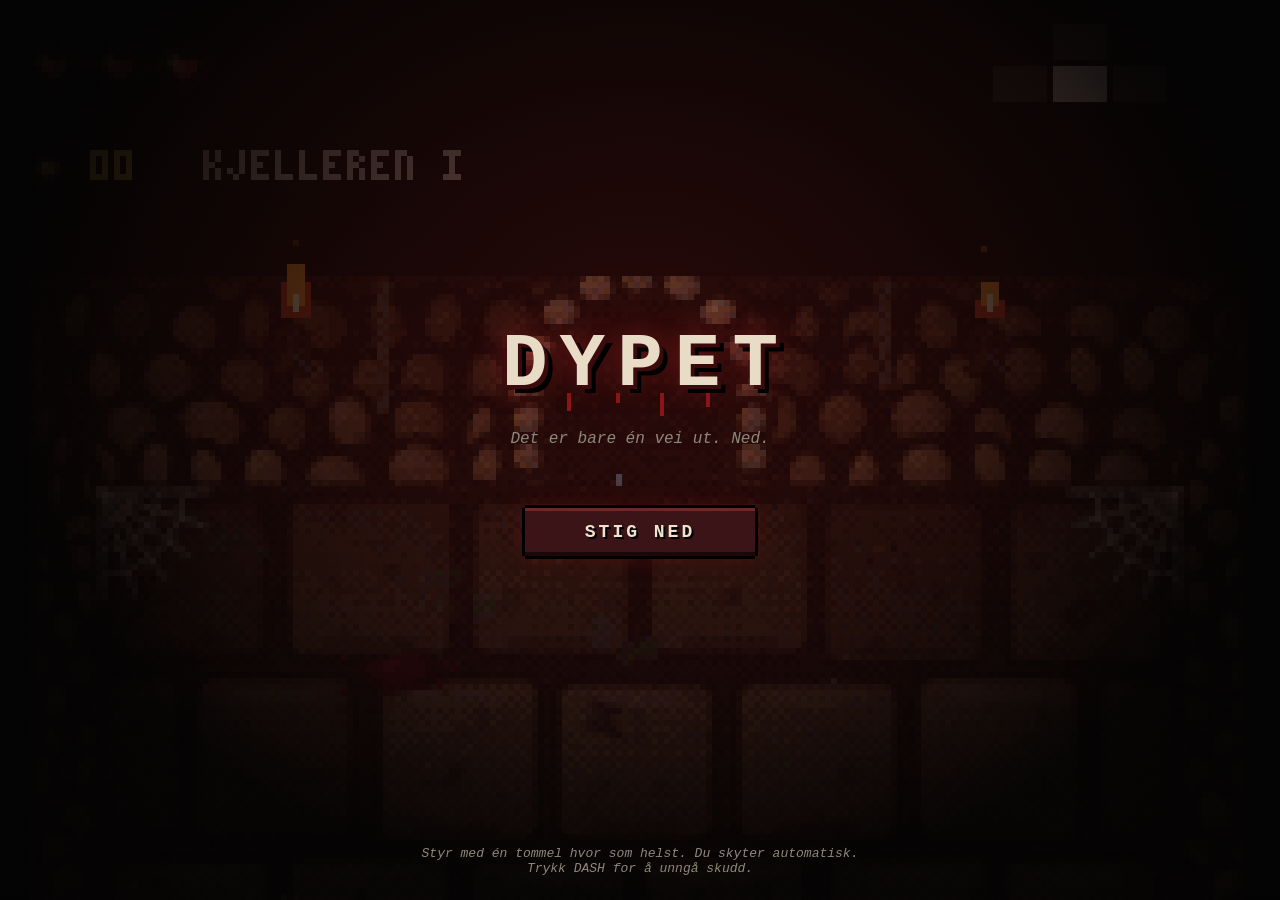
<file: web/index.html>
<!doctype html>
<html lang="no">
<head>
  <meta charset="utf-8">
  <meta name="viewport" content="width=device-width, initial-scale=1, maximum-scale=1, user-scalable=no, viewport-fit=cover">
  <title>Dypet</title>
  <link rel="stylesheet" href="style.css">
</head>
<body>
  <div id="stage"></div>
  <div id="hurt-flash"></div>

  <!-- In-game HUD -->
  <div id="hud" class="hidden">
    <button id="btn-pause" class="icon-btn" aria-label="Pause">❚❚</button>
    <div id="stick" class="stick hidden"><div id="knob" class="knob"></div></div>
    <button id="btn-dash" class="dash" aria-label="Dash"><div id="dash-ring" class="dash-ring"></div><span>DASH</span></button>
  </div>

  <!-- Item / floor announcement, Isaac style -->
  <div id="announce" class="announce"><div id="announce-title"></div><div id="announce-sub"></div></div>

  <!-- Title -->
  <div id="title" class="screen center hidden">
    <div id="embers" class="embers"></div>
    <div class="logo">DYPET</div>
    <div class="tagline">Det er bare én vei ut. Ned.</div>
    <button id="btn-start" class="btn">STIG NED</button>
    <div id="title-stats" class="stats"></div>
    <div class="help">Styr med én tommel hvor som helst. Du skyter automatisk.<br>Trykk DASH for å unngå skudd.</div>
  </div>

  <!-- Pause -->
  <div id="pause" class="screen center hidden">
    <div class="screen-title">PAUSE</div>
    <div id="pause-items" class="item-list"></div>
    <div id="pause-stats" class="stats"></div>
    <button id="btn-resume" class="btn">FORTSETT</button>
    <button id="btn-dashside" class="btn ghost">DASH-KNAPP: VENSTRE</button>
    <button id="btn-giveup" class="btn ghost">GI OPP</button>
  </div>

  <!-- End of run -->
  <div id="end" class="screen center hidden">
    <div id="end-title" class="screen-title big">DU DØDE</div>
    <div id="end-sub" class="screen-sub"></div>
    <div id="end-items" class="item-list"></div>
    <button id="btn-again" class="btn">PRØV IGJEN</button>
  </div>

  <!-- Item info popup -->
  <div id="tip" class="tip hidden"></div>

  <script type="module" src="js/main.js"></script>
</body>
</html>
</file>
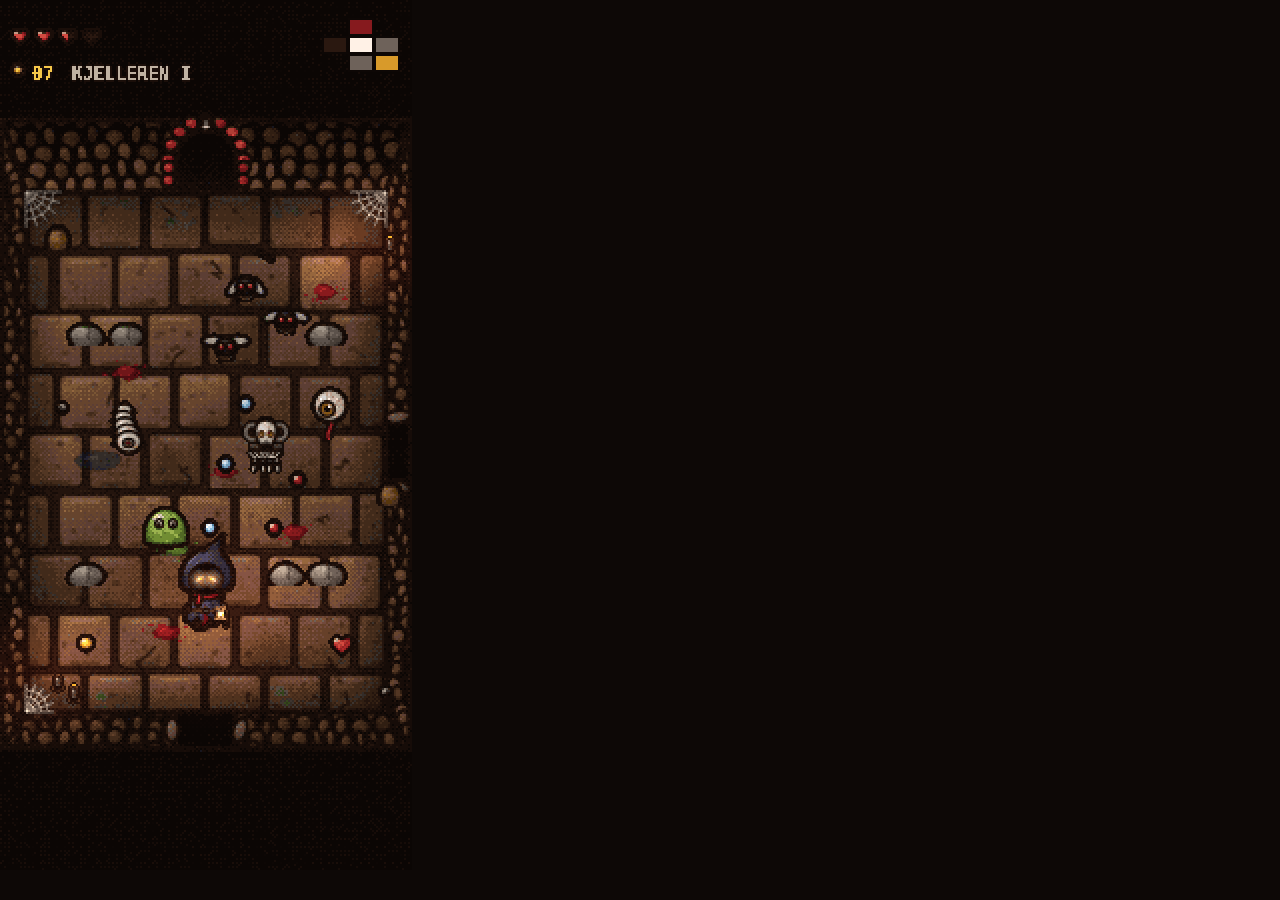
<file: web/pixel-mock.html>
<!doctype html>
<html><head><meta charset="utf-8"><meta name="viewport" content="width=device-width,initial-scale=1">
<title>Dypet – pikselskisser</title>
<style>html,body{margin:0;background:#0d0806;overflow:hidden}canvas{display:block;image-rendering:pixelated}</style></head>
<body><canvas id="c"></canvas>
<script type="module">
// Pixel-art mockups: ?style=room | dark | sheet
import * as S from './js/sprites.js';
import { drawRoom } from './js/roomart.js';
import { pixelSprite, quantize, light, grime, outline } from './js/pixel.js';

const style = new URLSearchParams(location.search).get('style') || 'room';
const VW = 206, VH = 435, SCALE = 4;           // virtual pixels, upscaled 4x
const out = document.getElementById('c');
out.width = VW * SCALE; out.height = VH * SCALE;
out.style.width = (VW * SCALE / 2) + 'px'; out.style.height = (VH * SCALE / 2) + 'px';
const low = document.createElement('canvas');
low.width = VW; low.height = VH;
const g = low.getContext('2d');

function blit(spr, x, y) { g.drawImage(spr.canvas, Math.round(x - spr.ax), Math.round(y - spr.ay)); }

function room(dark) {
  const s = 20, ox = 13, oy = 96;
  g.fillStyle = '#0d0705'; g.fillRect(0, 0, VW, VH);
  drawRoom(g, { s, ox, oy, w: 9, d: 13, doors: { n: true, s: true, e: true, w: false }, seed: 5, doorStyle: { n: 'boss' }, tint: [120, 88, 64] });
  const at = (i, j) => [ox + (i + 0.5) * s, oy + (j + 0.5) * s];
  for (const [i, j, sd] of [[2, 4, 1], [6.2, 8, 2], [3, 10.5, 3], [7, 2, 4], [4.5, 6.5, 6]]) { const [x, y] = at(i, j); S.bloodSplat(g, x, y, s, sd); }
  { const [x, y] = at(1.3, 6.2); S.puddle(g, x, y, s, 3); }
  { const [x, y] = at(3.3, 8.2); S.bloodSplat(g, x, y + 5, s, 9, [90, 130, 40]); }
  grime(g, VW, VH, 3, 0.07);
  quantize(g, VW, VH, { spread: 12 });

  const list = [];
  for (const [i, j, k] of [[1, 3, 1], [2, 3, 2], [7, 3, 3], [1, 9, 4], [7, 9, 5], [6, 9, 6]]) list.push([at(i, j), (c, x, y, sc) => S.rock(c, x, y, sc, k), 0.42]);
  list.push([at(0.4, 5), (c, x, y, sc) => S.skull(c, x, y, sc, 0.3)]);
  list.push([at(5.5, 1.2), (c, x, y, sc) => S.bone(c, x, y - sc * 0.1, sc, 0.6)]);
  list.push([at(8.5, 12.1), (c, x, y, sc) => S.skull(c, x, y, sc, -0.4)]);
  list.push([at(0.3, 0.6), (c, x, y, sc) => S.urn(c, x, y, sc, 1), 0.4]);
  list.push([at(8.6, 7), (c, x, y, sc) => S.urn(c, x, y, sc, 2), 0.4]);
  list.push([at(0.3, 11.9), (c, x, y, sc) => S.candle(c, x, y, sc, 0.3, 1)]);
  list.push([at(0.7, 12.2), (c, x, y, sc) => S.candle(c, x, y, sc, 0.3, 2)]);
  list.push([at(8.6, 1.0), (c, x, y, sc) => S.candle(c, x, y, sc, 0.3, 3)]);
  list.push([at(2, 6), (c, x, y, sc) => S.grub(c, x, y, sc, 0.3), 0, 1.3]);
  list.push([at(5, 3), (c, x, y, sc) => S.fly(c, x, y, sc, 0.3), 0, 1.5]);
  list.push([at(6, 4), (c, x, y, sc) => S.fly(c, x, y, sc, 0.7), 0, 1.5]);
  list.push([at(4.5, 4.5), (c, x, y, sc) => S.fly(c, x, y, sc, 1.1), 0, 1.5]);
  list.push([at(7.1, 6), (c, x, y, sc) => S.eyeball(c, x, y, sc, 0.3, { look: [-0.6, 0.8] }), 0, 1.3]);
  list.push([at(3, 8.3), (c, x, y, sc) => S.slime(c, x, y, sc, 0.3), 0, 1.3]);
  list.push([at(5.5, 6.5), (c, x, y, sc) => S.ram(c, x, y, sc, 0.3), 0, 1.3]);
  list.push([at(1, 11), (c, x, y, sc) => S.coin(c, x, y, sc, 0)]);
  list.push([at(7.4, 11.1), (c, x, y, sc) => S.heart(c, x, y, sc)]);
  list.push([at(4, 10.4), (c, x, y, sc) => S.hero(c, x, y, sc, 0.3, { facing: 'down', moving: true }), 0, 1.45]);
  list.sort((a, b) => a[0][1] - b[0][1]);
  for (const [[x, y], draw, dy = 0, size = 1] of list) {
    const sc = s * size;
    const spr = pixelSprite((c, px, py, ss) => draw(c, px, py + dy * ss, ss), sc, 2.2, 2.6);
    blit(spr, x, y);
  }
  const [hx, hy] = at(4, 10.4);
  const tear = pixelSprite((c, x, y, ss) => S.tear(c, x, y - 0.5 * ss, ss), s, 0.8, 1.2);
  const etear = pixelSprite((c, x, y, ss) => S.tear(c, x, y - 0.5 * ss, ss, { enemy: true }), s, 0.8, 1.2);
  for (const [dx, dy] of [[0.1, -2.0], [0.5, -3.6], [1.0, -5.1]]) blit(tear, hx + dx * s, hy + dy * s);
  for (const [i, j] of [[6.3, 7.2], [5.7, 8.4]]) { const [x, y] = at(i, j); blit(etear, x, y); }

  // light in dithered steps
  light(g, VW, VH, dark ? 0.35 : 0.85, [
    { x: hx + 8, y: hy - 10, r: dark ? 95 : 80, k: dark ? 0.95 : 0.45 },
    { x: ox + 8, y: oy + 12 * s, r: 50, k: 0.6 },
    { x: ox + 8.6 * s, y: oy + 1.3 * s, r: 50, k: 0.6 },
  ], { steps: dark ? 5 : 6 });

  // HUD in pixels
  const hs = 14;
  for (let k = 0; k < 4; k++) {
    const h = pixelSprite((c, x, y, ss) => S.heart(c, x, y, ss, { half: k === 2, empty: k === 3 }), hs, 1, 1);
    blit(h, 10 + k * 12, 22);
  }
  const cn = pixelSprite((c, x, y, ss) => S.coin(c, x, y, ss, 0), hs, 1, 1);
  blit(cn, 9, 38);
  const label = document.createElement('canvas');
  label.width = 120; label.height = 14;
  const lg = label.getContext('2d');
  lg.font = 'bold 9px monospace';
  lg.fillStyle = '#f6c84a'; lg.fillText('07', 0, 10);
  lg.fillStyle = '#c0b2a2'; lg.fillText('KJELLEREN I', 20, 10);
  quantize(lg, 120, 14, { spread: 0, alphaCut: 110 });
  outline(lg, 120, 14);
  g.drawImage(label, 16, 30);
  // minimap
  for (const [mx, my, k] of [[1, 2, 'v'], [1, 1, 'c'], [2, 1, 'v'], [1, 0, 'b'], [0, 1, 's'], [2, 2, 't']]) {
    const x = VW - 44 + mx * 13, y = 10 + my * 9;
    g.fillStyle = '#0d0705'; g.fillRect(x - 1, y - 1, 13, 9);
    g.fillStyle = k === 'c' ? '#fff1e6' : k === 's' ? '#2a1810' : k === 'b' ? '#861a1e' : k === 't' ? '#d89a2a' : '#6e625a';
    g.fillRect(x, y, 11, 7);
  }
}

function sheet() {
  g.fillStyle = '#1a0e09'; g.fillRect(0, 0, VW, VH);
  grime(g, VW, VH, 9, 0.05);
  quantize(g, VW, VH, { spread: 10 });
  const s = 26;
  const put = (draw, x, y, size = 1, w = 2.4, h = 2.8) => blit(pixelSprite(draw, s * size, w, h), x, y);
  put((c, x, y, ss) => S.hero(c, x, y, ss, 0.3, { facing: 'down' }), 30, 78, 1.25);
  put((c, x, y, ss) => S.hero(c, x, y, ss, 0.3, { facing: 'left', moving: true }), 80, 78, 1.25);
  put((c, x, y, ss) => S.hero(c, x, y, ss, 0.45, { facing: 'right', moving: true }), 130, 78, 1.25);
  put((c, x, y, ss) => S.hero(c, x, y, ss, 0.3, { facing: 'up' }), 178, 78, 1.25);
  put((c, x, y, ss) => S.fly(c, x, y, ss, 0.3), 28, 158, 1.2);
  put((c, x, y, ss) => S.grub(c, x, y, ss, 0.3), 78, 158);
  put((c, x, y, ss) => S.eyeball(c, x, y, ss, 0.3), 128, 158);
  put((c, x, y, ss) => S.ram(c, x, y, ss, 0.3), 178, 158);
  put((c, x, y, ss) => S.slime(c, x, y, ss, 0.3), 34, 240);
  put((c, x, y, ss) => S.bloat(c, x, y, ss, 0.3), 130, 262, 0.8, 3.2, 3.2);
  put((c, x, y, ss) => S.rock(c, x, y, ss, 3), 28, 318);
  put((c, x, y, ss) => S.urn(c, x, y, ss, 1), 66, 318);
  put((c, x, y, ss) => S.candle(c, x, y, ss, 0.3, 2), 98, 318);
  put((c, x, y, ss) => S.skull(c, x, y, ss, 0.2), 128, 314);
  put((c, x, y, ss) => S.pedestal(c, x, y, ss), 172, 318);
  put((c, x, y, ss) => S.heart(c, x, y, ss), 26, 380);
  put((c, x, y, ss) => S.coin(c, x, y, ss, 0.2), 60, 380);
  put((c, x, y, ss) => S.tear(c, x, y - 0.4 * ss, ss), 94, 380, 1, 1, 1.4);
  put((c, x, y, ss) => S.tear(c, x, y - 0.4 * ss, ss, { color: '#ff8a3a' }), 122, 380, 1, 1, 1.4);
  put((c, x, y, ss) => S.tear(c, x, y - 0.4 * ss, ss, { color: '#8af0ff' }), 150, 380, 1, 1, 1.4);
  put((c, x, y, ss) => S.tear(c, x, y - 0.4 * ss, ss, { enemy: true }), 178, 380, 1, 1, 1.4);
}

if (style === 'sheet') sheet(); else room(style === 'dark');
const og = out.getContext('2d');
og.imageSmoothingEnabled = false;
og.drawImage(low, 0, 0, VW * SCALE, VH * SCALE);
window.done = true;
</script></body></html>
</file>
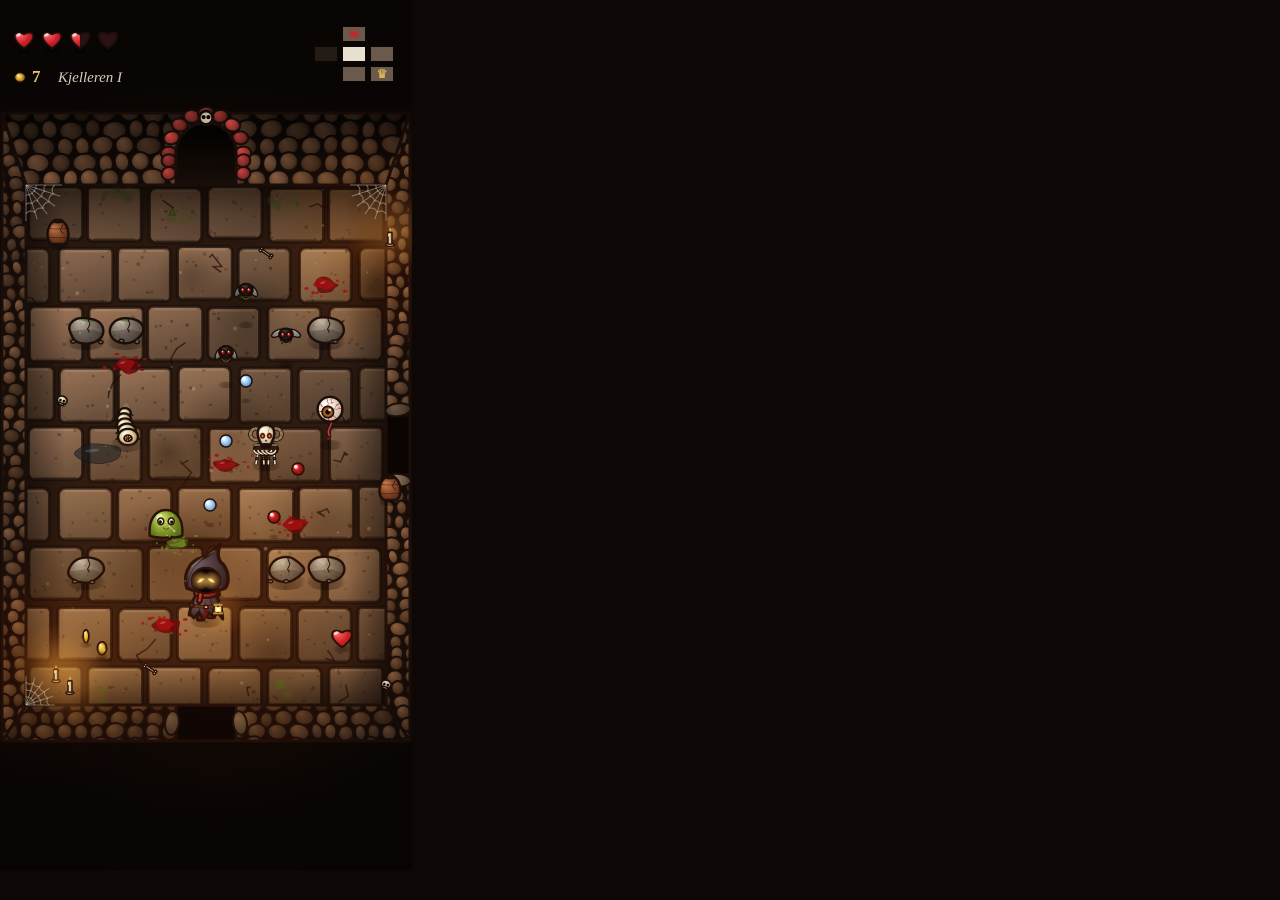
<file: web/style-mock.html>
<!doctype html>
<html><head><meta charset="utf-8"><meta name="viewport" content="width=device-width,initial-scale=1">
<title>Dypet – stilskisser</title>
<style>html,body{margin:0;background:#0d0806;overflow:hidden}canvas{display:block}</style></head>
<body><canvas id="c"></canvas>
<script type="module">
// Style mockups for choosing the game's look: ?style=light | moody | sheet
import * as S from './js/sprites.js';
import { drawRoom } from './js/roomart.js';

const style = new URLSearchParams(location.search).get('style') || 'light';
const c = document.getElementById('c');
const W = 412, H = 870, dpr = 2;
c.width = W * dpr; c.height = H * dpr; c.style.width = W + 'px'; c.style.height = H + 'px';
const g = c.getContext('2d');
g.scale(dpr, dpr);

function scene(t) {
  const s = 40, rw = 9 * s, rd = 13 * s, ox = (W - rw) / 2, oy = 185;
  g.fillStyle = '#0c0705'; g.fillRect(0, 0, W, H);
  drawRoom(g, { s, ox, oy, w: 9, d: 13, doors: { n: true, s: true, e: true, w: false }, seed: 5, doorStyle: { n: 'boss' } });
  const at = (i, j) => [ox + (i + 0.5) * s, oy + (j + 0.5) * s];

  // floor decals first
  for (const [i, j, sd] of [[2, 4, 1], [6.2, 8, 2], [3, 10.5, 3], [7, 2, 4], [4.5, 6.5, 6]]) { const [x, y] = at(i, j); S.bloodSplat(g, x, y, s, sd); }
  { const [x, y] = at(1.3, 6.2); S.puddle(g, x, y, s, 3); }
  { const [x, y] = at(3.3, 8.2); S.bloodSplat(g, x, y + 10, s, 9, [90, 130, 40]); }

  // things sorted by depth so nearer ones overlap farther ones
  const list = [];
  for (const [i, j, k] of [[1, 3, 1], [2, 3, 2], [7, 3, 3], [1, 9, 4], [7, 9, 5], [6, 9, 6]]) list.push(['rock', ...at(i, j), k]);
  list.push(['skull', ...at(0.4, 5)], ['bone', ...at(5.5, 1.2)], ['bone', ...at(2.6, 11.6)], ['skull', ...at(8.5, 12.1)]);
  list.push(['urn', ...at(0.3, 0.6)], ['urn', ...at(8.6, 7.0)]);
  list.push(['candle', ...at(0.25, 11.9), 1], ['candle', ...at(0.6, 12.2), 2], ['candle', ...at(8.6, 1.0), 3]);
  list.push(['grub', ...at(2, 6)]);
  list.push(['fly', ...at(5, 3)], ['fly', ...at(6, 4)], ['fly', ...at(4.5, 4.5)]);
  list.push(['eye', ...at(7.1, 6)]);
  list.push(['slime', ...at(3, 8.3)]);
  list.push(['ram', ...at(5.5, 6.5)]);
  list.push(['coin', ...at(1, 11)], ['coin', ...at(1.4, 11.3)]);
  list.push(['heart', ...at(7.4, 11.1)]);
  list.push(['hero', ...at(4, 10.4)]);
  list.sort((a, b) => a[2] - b[2]);
  for (const [k, x, y, sd] of list) {
    if (k === 'rock') S.rock(g, x, y + s * 0.42, s, sd);
    if (k === 'skull') S.skull(g, x, y, s, sd || 0.3);
    if (k === 'bone') S.bone(g, x, y, s, 0.6);
    if (k === 'urn') S.urn(g, x, y + s * 0.4, s, 1);
    if (k === 'candle') S.candle(g, x, y, s, t, sd);
    if (k === 'grub') S.grub(g, x, y, s, t);
    if (k === 'fly') S.fly(g, x, y, s, t + x * 0.1);
    if (k === 'eye') S.eyeball(g, x, y, s, t, { look: [-0.6, 0.8] });
    if (k === 'slime') S.slime(g, x, y, s, t);
    if (k === 'ram') S.ram(g, x, y, s, t);
    if (k === 'coin') S.coin(g, x, y, s, t + x);
    if (k === 'heart') S.heart(g, x, y, s);
    if (k === 'hero') S.hero(g, x, y, s * 1.2, t, { facing: 'down', moving: true });
  }
  // tears in flight
  const [hx, hy] = at(4, 10.4);
  for (const [dx, dy] of [[0.1, -2.0], [0.5, -3.6], [1.0, -5.1]]) S.tear(g, hx + dx * s, hy - 0.9 * s + dy * s, s);
  for (const [i, j] of [[6.3, 7.2], [5.7, 8.4]]) { const [x, y] = at(i, j); S.tear(g, x, y - 0.6 * s, s, { enemy: true }); }

  // light and air
  if (style === 'moody') {
    const dark = document.createElement('canvas');
    dark.width = W; dark.height = H;
    const d = dark.getContext('2d');
    d.fillStyle = 'rgba(8,4,2,0.8)';
    d.fillRect(0, 0, W, H);
    d.globalCompositeOperation = 'destination-out';
    for (const [x, y, r] of [[hx + 0.4 * s, hy - 0.4 * s, 210], [ox + 0.4 * s, oy + 12 * s, 90], [ox + 8.6 * s, oy + 1.4 * s, 90]]) {
      const gr = d.createRadialGradient(x, y, 0, x, y, r);
      gr.addColorStop(0, 'rgba(0,0,0,1)'); gr.addColorStop(0.5, 'rgba(0,0,0,0.8)'); gr.addColorStop(1, 'rgba(0,0,0,0)');
      d.fillStyle = gr; d.fillRect(x - r, y - r, r * 2, r * 2);
    }
    g.drawImage(dark, 0, 0);
  }
  // warm light from the lantern and candles
  g.globalCompositeOperation = 'soft-light';
  for (const [x, y, r, a] of [[hx + 0.4 * s, hy - 0.4 * s, 220, 0.55], [ox + 0.4 * s, oy + 12 * s, 120, 0.5], [ox + 8.6 * s, oy + 1.4 * s, 120, 0.5]]) {
    const gr = g.createRadialGradient(x, y, 0, x, y, r);
    gr.addColorStop(0, `rgba(255,170,80,${a})`); gr.addColorStop(1, 'rgba(255,170,80,0)');
    g.fillStyle = gr; g.fillRect(x - r, y - r, r * 2, r * 2);
  }
  g.globalCompositeOperation = 'source-over';
  // dust motes
  let sd = 3;
  const rnd = () => ((sd = (sd * 16807) % 2147483647) / 2147483647);
  for (let k = 0; k < 45; k++) {
    g.fillStyle = `rgba(255,230,190,${0.08 + rnd() * 0.18})`;
    g.beginPath(); g.arc(ox + rnd() * rw, oy + rnd() * rd, 0.6 + rnd() * 1.4, 0, Math.PI * 2); g.fill();
  }
  // vignette
  const v = g.createRadialGradient(W / 2, H / 2 + 20, H * 0.28, W / 2, H / 2, H * 0.62);
  v.addColorStop(0, 'rgba(0,0,0,0)'); v.addColorStop(1, `rgba(0,0,0,${style === 'moody' ? 0.75 : 0.55})`);
  g.fillStyle = v; g.fillRect(0, 0, W, H);

  // HUD
  for (let k = 0; k < 3; k++) S.heart(g, 24 + k * 28, 50, 38, { half: k === 2 });
  S.heart(g, 24 + 3 * 28, 50, 38, { empty: true });
  S.coin(g, 20, 84, 30, 0);
  g.font = 'bold 17px Georgia'; g.fillStyle = '#e8c070'; g.fillText('7', 32, 82);
  g.fillStyle = '#d8cfbc'; g.font = 'italic 15px Georgia'; g.fillText('Kjelleren I', 58, 82);
  // minimap
  g.save();
  g.translate(W - 98, 26);
  for (const [mx, my, k] of [[1, 2, 'v'], [1, 1, 'c'], [2, 1, 'v'], [1, 0, 'b'], [0, 1, 's'], [2, 2, 't']]) {
    g.fillStyle = k === 'c' ? '#e8e0d0' : k === 's' ? 'rgba(40,30,25,0.9)' : '#6a5a4c';
    g.fillRect(mx * 28, my * 20, 24, 16);
    g.strokeStyle = '#0a0604'; g.lineWidth = 2; g.strokeRect(mx * 28, my * 20, 24, 16);
    if (k === 'b' || k === 't') {
      g.font = 'bold 12px Georgia'; g.textAlign = 'center'; g.fillStyle = k === 'b' ? '#c4262c' : '#d8b25a';
      g.fillText(k === 'b' ? '☠' : '♛', mx * 28 + 12, my * 20 + 12);
    }
  }
  g.restore();
}

function sheet(t) {
  g.fillStyle = '#2a1e16'; g.fillRect(0, 0, W, H);
  let sd = 9;
  const rnd = () => ((sd = (sd * 16807) % 2147483647) / 2147483647);
  for (let k = 0; k < 5000; k++) { g.fillStyle = `rgba(255,240,220,${rnd() * 0.05})`; g.fillRect(rnd() * W, rnd() * H, 2, 2); }
  const v = g.createRadialGradient(W / 2, H / 2, H * 0.2, W / 2, H / 2, H * 0.7);
  v.addColorStop(0, 'rgba(0,0,0,0)'); v.addColorStop(1, 'rgba(0,0,0,0.6)');
  g.fillStyle = v; g.fillRect(0, 0, W, H);
  g.fillStyle = '#e8dcc4'; g.font = 'bold 22px Georgia'; g.textAlign = 'center';
  g.fillText('Figurer i tegnet stil', W / 2, 34);
  const label = (txt, x, y) => { g.font = 'italic 13px Georgia'; g.fillStyle = '#c8b898'; g.fillText(txt, x, y); };
  const s = 78;
  S.hero(g, 62, 180, s, t, { facing: 'down' }); label('ned', 62, 202);
  S.hero(g, 160, 180, s, t, { facing: 'left', moving: true }); label('venstre', 160, 202);
  S.hero(g, 258, 180, s, t + 0.13, { facing: 'right', moving: true }); label('høyre', 258, 202);
  S.hero(g, 352, 180, s, t, { facing: 'up' }); label('opp', 352, 202);
  S.fly(g, 62, 340, s * 1.25, t); label('Flue', 62, 362);
  S.grub(g, 165, 340, s, t); label('Larve', 165, 362);
  S.eyeball(g, 265, 340, s, t); label('Glaner', 265, 362);
  S.ram(g, 357, 340, s, t); label('Beinvær', 357, 362);
  S.slime(g, 70, 500, s, t); label('Slim', 70, 522);
  S.bloat(g, 255, 540, s * 0.85, t); label('Den oppsvulmede (boss)', 255, 565);
  S.rock(g, 55, 665, s, 3); label('Stein', 55, 690);
  S.urn(g, 135, 665, s, 1); label('Krukke', 135, 690);
  S.candle(g, 200, 665, s, t, 2); label('Lys', 200, 690);
  S.skull(g, 262, 660, s, 0.2); label('Hodeskalle', 262, 690);
  S.pedestal(g, 350, 665, s); label('Sokkel', 350, 690);
  S.heart(g, 50, 790, s); label('Hjerte', 50, 820);
  S.coin(g, 120, 790, s, 0.2); label('Mynt', 120, 820);
  S.tear(g, 190, 770, s); label('Skudd', 190, 820);
  S.tear(g, 252, 770, s, { color: '#ff8a3a' }); label('Ild', 252, 820);
  S.tear(g, 310, 770, s, { color: '#8af0ff' }); label('Is', 310, 820);
  S.tear(g, 370, 770, s, { enemy: true }); label('Fiende', 370, 820);
}

if (style === 'sheet') sheet(0.3); else scene(0.3);
window.done = true;
</script></body></html>
</file>
<file: web/style.css>
:root {
  --bone: #d8cfbc;
  --bone-dim: #8f877a;
  --blood: #8a1418;
  --blood-bright: #c4262c;
  --gold: #d8b25a;
  --ink: #0b0909;
  --panel: #120c0b;
  --serif: "Courier New", "Noto Sans Mono", "DejaVu Sans Mono", monospace;
  /* A hard-edged pixel frame: four offset shadows instead of a border. */
  --px-frame: 0 -3px 0 0 #000, 0 3px 0 0 #000, -3px 0 0 0 #000, 3px 0 0 0 #000;
}

* { box-sizing: border-box; -webkit-tap-highlight-color: transparent; user-select: none; -webkit-user-select: none; }

html, body {
  margin: 0; height: 100%; overflow: hidden; background: #040303;
  font-family: var(--serif); font-weight: bold; color: var(--bone);
  touch-action: none; overscroll-behavior: none;
}

#stage, #stage canvas { position: fixed; inset: 0; width: 100%; height: 100%; display: block; }
#hurt-flash {
  position: fixed; inset: 0; pointer-events: none; opacity: 0; transition: opacity 0.35s;
  background: radial-gradient(ellipse at center, rgba(120,0,0,0) 40%, rgba(150,0,0,0.6) 100%);
}
#hurt-flash.on { opacity: 1; transition: none; }

.hidden { display: none !important; }
button { font-family: inherit; font-weight: inherit; border: 0; cursor: pointer; color: inherit; background: none; }

/* ---------- HUD ---------- */
#hud { position: fixed; inset: 0; pointer-events: none; }
#hud button { pointer-events: auto; }
#btn-pause {
  position: absolute; right: 12px; top: calc(env(safe-area-inset-top) + 120px);
  width: 34px; height: 34px; background: #1a1210; font-size: 11px; color: var(--bone-dim);
  box-shadow: var(--px-frame), inset 0 2px 0 #3a2a24, inset 0 -2px 0 #0a0605;
}
#btn-pause:active { transform: translateY(2px); }

.stick {
  position: absolute; width: 120px; height: 120px; margin: -60px 0 0 -60px; border-radius: 50%;
  border: 2px dashed rgba(216,207,188,0.18); background: rgba(0,0,0,0.18);
  animation: stick-in 0.12s ease-out;
}
@keyframes stick-in { from { transform: scale(0.6); opacity: 0; } }
.knob {
  position: absolute; left: 50%; top: 50%; width: 50px; height: 50px; margin: -25px 0 0 -25px; border-radius: 50%;
  background: radial-gradient(circle at 40% 35%, rgba(216,207,188,0.45), rgba(216,207,188,0.12));
}

/* Dash sits on the left by default; .right moves it. */
.dash {
  position: absolute; left: 22px; bottom: calc(env(safe-area-inset-bottom) + 34px);
  width: 84px; height: 84px; border-radius: 50%;
  background: radial-gradient(circle at 40% 35%, #4a3a36, #141012 70%);
  box-shadow: 0 0 0 3px #000, 0 0 0 5px rgba(216,207,188,0.25), 0 6px 0 2px #000;
  font-size: 13px; letter-spacing: 2px; color: var(--bone);
  transition: opacity 0.15s;
}
.dash.right { left: auto; right: 22px; }
.dash span { position: relative; text-shadow: 0 2px 0 #000; }
.dash-ring { position: absolute; inset: -2px; border-radius: 50%; pointer-events: none; }
.dash.cooling { opacity: 0.5; }
.dash.pressed { animation: dash-press 0.18s ease-out; }
.dash.ready { animation: dash-ready 0.45s ease-out; }
@keyframes dash-press { 40% { transform: scale(0.88); } }
@keyframes dash-ready {
  0% { box-shadow: 0 0 0 3px #000, 0 0 0 5px rgba(160,210,255,0.9), 0 0 24px 6px rgba(120,180,255,0.6); }
}

/* ---------- Announcements ---------- */
.announce {
  position: fixed; left: 0; right: 0; top: 28%; text-align: center; pointer-events: none;
  padding: 14px 10px 12px; opacity: 0; transform: scaleY(0);
  background: linear-gradient(180deg, transparent, rgba(10,4,4,0.85) 18%, rgba(10,4,4,0.85) 82%, transparent);
  transition: opacity 0.25s, transform 0.25s;
}
.announce.show { opacity: 1; transform: scaleY(1); }
.announce.show #announce-title { animation: slam 0.35s ease-out; }
#announce-title { font-size: 28px; letter-spacing: 2px; text-shadow: 3px 3px 0 #000, 0 0 14px rgba(196,38,44,0.5); }
#announce-sub { font-size: 15px; font-weight: normal; font-style: italic; color: var(--bone-dim); margin-top: 6px; text-shadow: 2px 2px 0 #000; }
@keyframes slam { 0% { transform: scale(1.6); opacity: 0; } 60% { transform: scale(0.95); opacity: 1; } }

/* ---------- Screens ---------- */
.screen {
  position: fixed; inset: 0; display: flex; flex-direction: column; align-items: center;
  padding: calc(env(safe-area-inset-top) + 24px) 18px calc(env(safe-area-inset-bottom) + 24px);
  background: rgba(4, 3, 3, 0.84); overflow-y: auto; touch-action: pan-y;
  animation: fade-in 0.25s ease-out;
}
.screen > * { animation: rise 0.35s ease-out both; }
.screen > *:nth-child(2) { animation-delay: 0.05s; }
.screen > *:nth-child(3) { animation-delay: 0.1s; }
.screen > *:nth-child(4) { animation-delay: 0.15s; }
.screen > *:nth-child(5) { animation-delay: 0.2s; }
.screen > *:nth-child(6) { animation-delay: 0.25s; }
@keyframes fade-in { from { opacity: 0; } }
@keyframes rise { from { opacity: 0; transform: translateY(14px); } }
.screen.center { justify-content: center; }

#title { background: radial-gradient(ellipse at 50% 40%, rgba(60,12,12,0.6), rgba(4,3,3,0.96) 70%); overflow: hidden; }
.logo {
  position: relative; font-size: 76px; letter-spacing: 12px; margin-right: -12px; color: #e8dcc6;
  text-shadow: 4px 4px 0 #3a0a0c, 8px 8px 0 #000, 0 0 30px rgba(196,38,44,0.6);
  animation: rise 0.6s ease-out both, flicker 4s 1s infinite;
}
/* Blood running down from the letters */
.logo::after {
  content: ''; position: absolute; left: 18%; right: 22%; top: 82%; height: 26px;
  background:
    linear-gradient(#8a1418, #8a1418) 8% 0 / 4px 70% no-repeat,
    linear-gradient(#8a1418, #8a1418) 37% 0 / 4px 40% no-repeat,
    linear-gradient(#8a1418, #8a1418) 63% 0 / 4px 90% no-repeat,
    linear-gradient(#8a1418, #8a1418) 90% 0 / 4px 55% no-repeat;
  animation: drip 3s ease-in infinite;
}
@keyframes drip { 0% { clip-path: inset(0 0 100% 0); } 60%, 100% { clip-path: inset(0 0 0 0); } }
@keyframes flicker {
  0%, 18%, 22%, 62%, 64%, 100% { opacity: 1; }
  20%, 63% { opacity: 0.55; }
}
.tagline { font-weight: normal; font-style: italic; color: var(--bone-dim); margin: 22px 0 44px; }
.embers { position: absolute; inset: 0; pointer-events: none; animation: none; }
.embers i {
  position: absolute; bottom: -10px; width: 3px; height: 3px; background: #ff8a3a;
  box-shadow: 0 0 6px #ff6a1a; opacity: 0;
  animation: ember linear infinite;
}
@keyframes ember {
  0% { transform: translate(0, 0); opacity: 0; }
  10% { opacity: 0.9; }
  100% { transform: translate(var(--drift, 20px), -105vh); opacity: 0; }
}

.screen-title { font-size: 26px; letter-spacing: 3px; text-align: center; text-shadow: 3px 3px 0 #000, 0 0 12px rgba(196,38,44,0.4); }
.screen-title.big { font-size: 40px; }
#end-title { animation: rise 0.35s ease-out both, slam 0.5s ease-out; }
.screen-sub { font-weight: normal; font-style: italic; color: var(--bone-dim); margin: 6px 0 20px; text-align: center; line-height: 1.5; }

.btn {
  min-width: 230px; padding: 14px 24px; margin-top: 16px; font-size: 18px; letter-spacing: 3px;
  background: #3a1416; color: #f0e2cc; text-shadow: 2px 2px 0 #000;
  box-shadow: var(--px-frame), inset 0 3px 0 #6a2a2a, inset 0 -4px 0 #1c0809, 0 0 22px rgba(138,20,24,0.35);
}
.btn:active { transform: translateY(3px); box-shadow: var(--px-frame), inset 0 3px 0 #1c0809, inset 0 -1px 0 #6a2a2a; }
.btn.ghost {
  background: #161010; font-size: 14px; color: var(--bone-dim);
  box-shadow: var(--px-frame), inset 0 2px 0 #2e2422, inset 0 -3px 0 #0a0606;
}
#btn-start { animation: rise 0.35s ease-out both, pulse 2.2s 1s ease-in-out infinite; }
@keyframes pulse { 50% { box-shadow: var(--px-frame), inset 0 3px 0 #8a3a3a, inset 0 -4px 0 #1c0809, 0 0 34px rgba(196,38,44,0.6); } }
.stats { margin-top: 22px; color: var(--bone-dim); font-size: 14px; font-weight: normal; text-align: center; line-height: 1.6; }
.help { position: absolute; bottom: calc(env(safe-area-inset-bottom) + 24px); left: 20px; right: 20px; text-align: center; font-size: 13px; font-weight: normal; color: var(--bone-dim); font-style: italic; }

.item-list { display: flex; flex-wrap: wrap; justify-content: center; gap: 10px; max-width: 360px; margin: 14px 0 14px; }
.item-chip {
  width: 42px; height: 42px; font-size: 24px; background: #1a1210;
  box-shadow: var(--px-frame), inset 0 2px 0 #3a2a24, inset 0 -2px 0 #0a0605;
  display: flex; align-items: center; justify-content: center;
}
.item-chip:active { transform: translateY(2px); }
.item-chip.tf { background: #2a2010; box-shadow: var(--px-frame), inset 0 2px 0 #8a6a2a, inset 0 -2px 0 #1a1004, 0 0 10px rgba(216,178,90,0.5); }

.tip {
  position: fixed; left: 50%; bottom: 120px; transform: translateX(-50%); z-index: 10;
  width: calc(100% - 40px); max-width: 360px; padding: 12px 14px;
  background: var(--panel); box-shadow: var(--px-frame), inset 0 2px 0 #2e2422;
  font-size: 14px; font-weight: normal; color: var(--bone-dim);
  animation: rise 0.2s ease-out;
}
.tip b { display: block; color: var(--bone); font-size: 16px; margin-bottom: 4px; }
</file>
